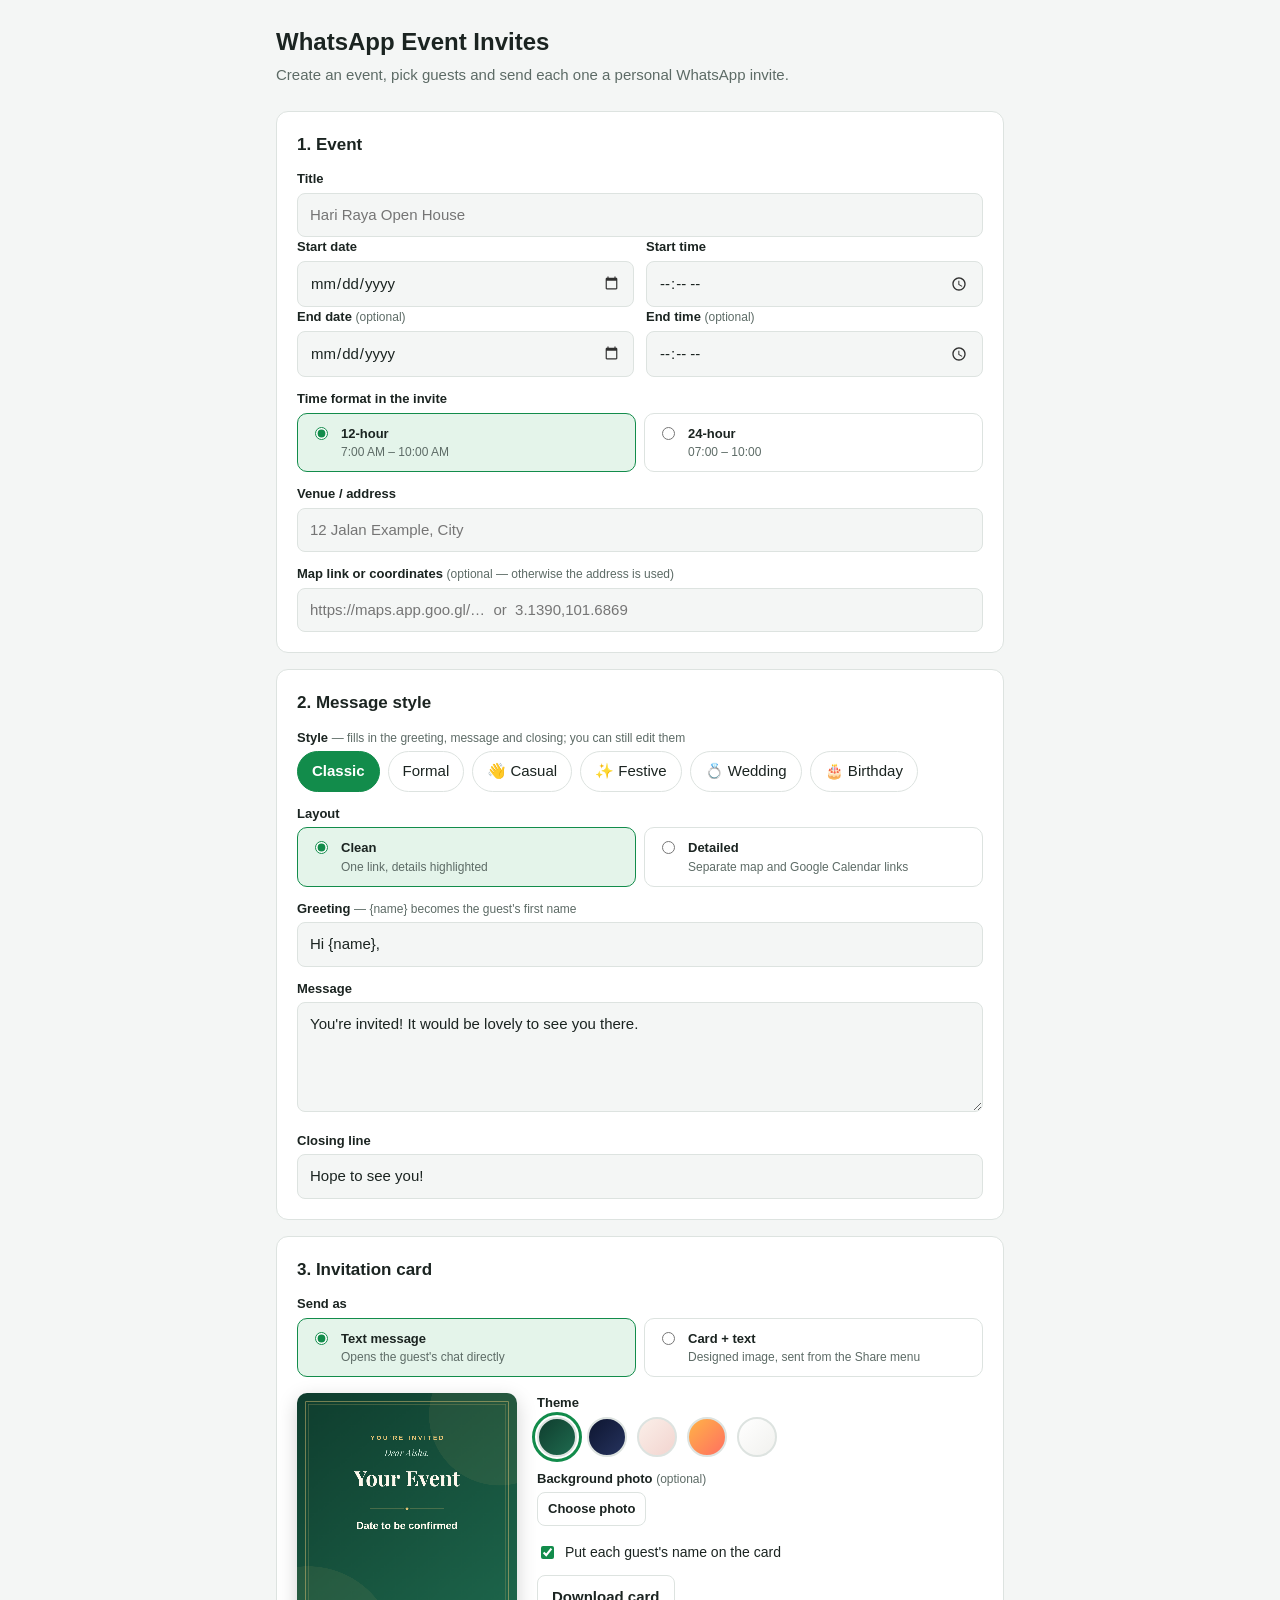
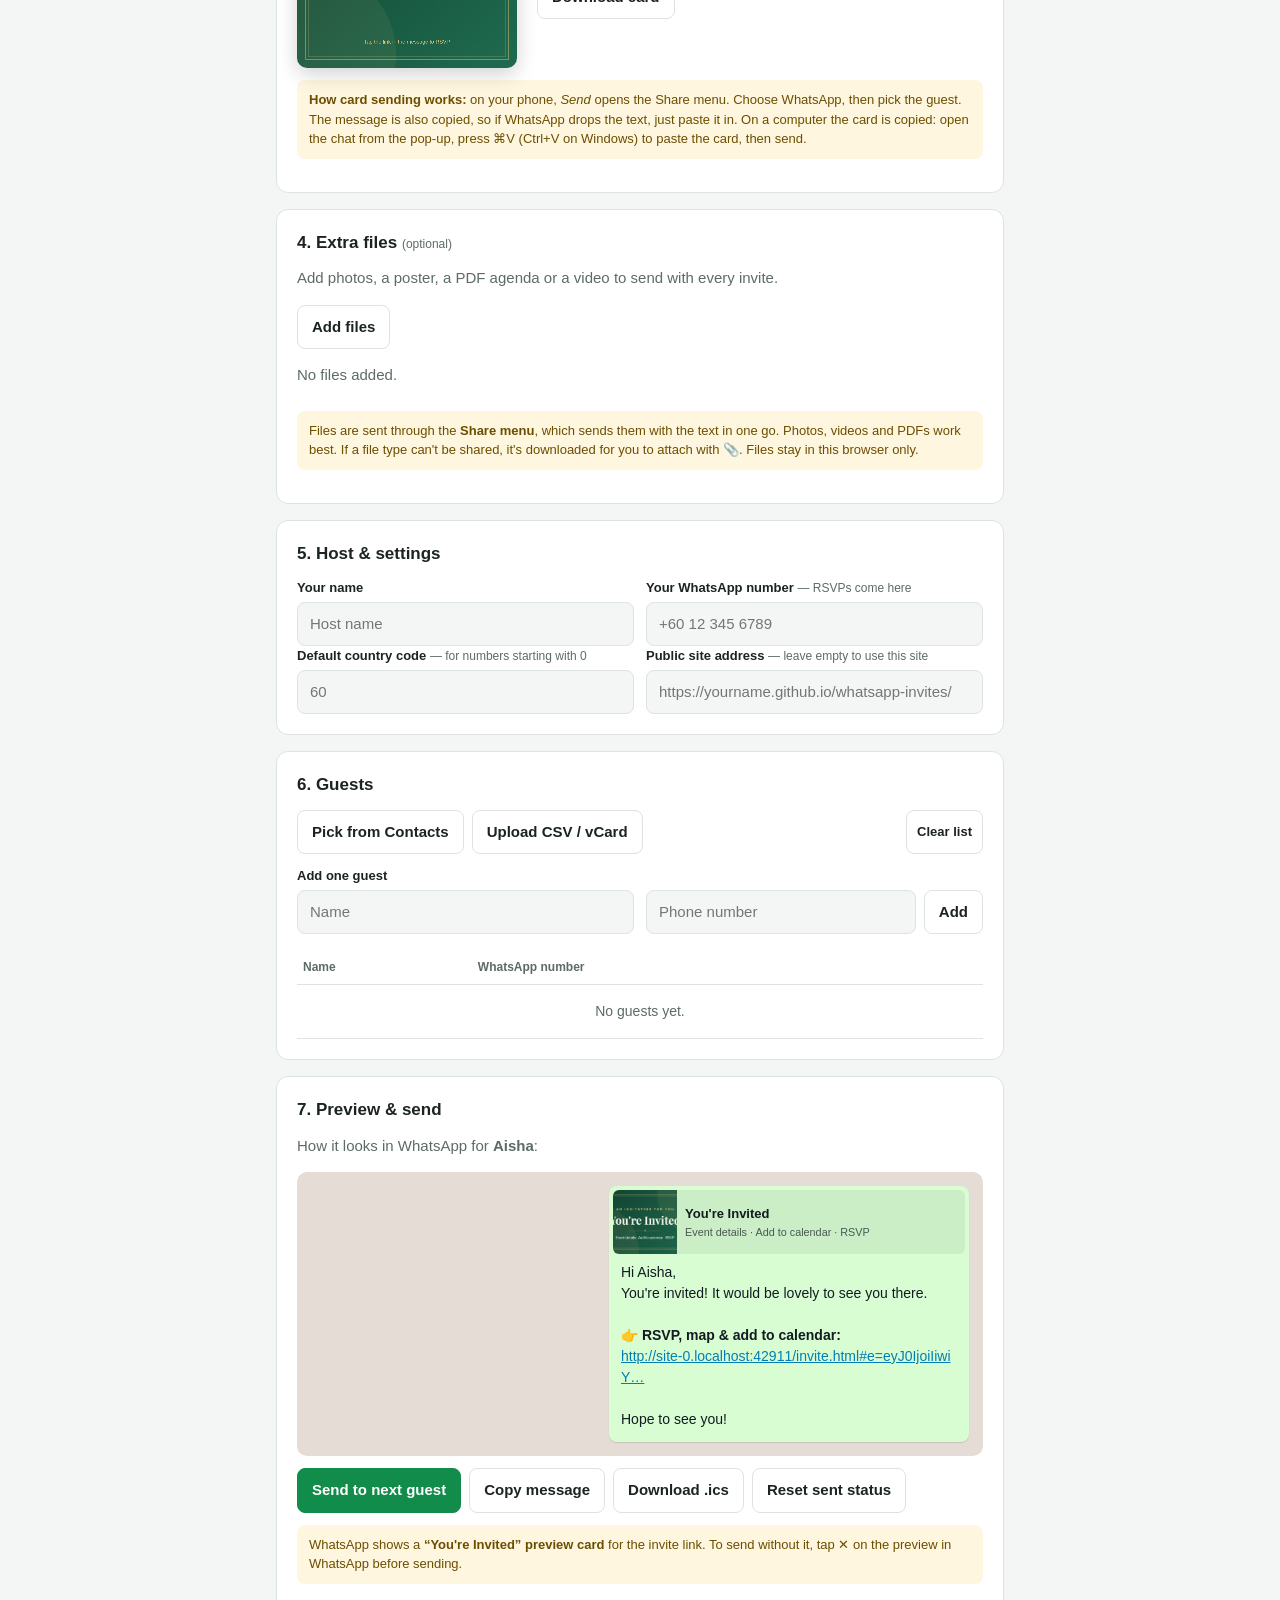
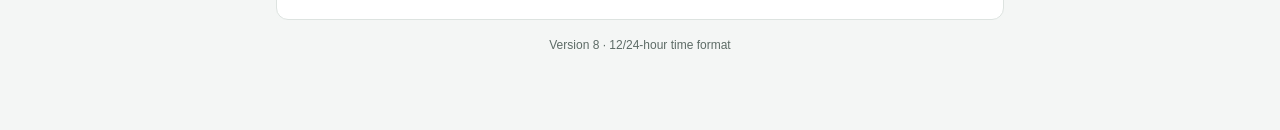
<file: index.html>
<!doctype html>
<html lang="en">
<head>
  <meta charset="utf-8" />
  <meta name="viewport" content="width=device-width, initial-scale=1" />
  <title>WhatsApp Event Invites</title>
  <meta name="description" content="Create an event and send personal WhatsApp invites with calendar, map and RSVP." />
  <meta property="og:type" content="website" />
  <meta property="og:title" content="WhatsApp Event Invites" />
  <meta property="og:description" content="Create an event and send personal WhatsApp invites with calendar, map and RSVP." />
  <meta property="og:image" content="https://reedzmohsin-lgtm.github.io/whatsapp-invites/og-image.jpg" />
  <link rel="preconnect" href="https://fonts.googleapis.com" />
  <link rel="preconnect" href="https://fonts.gstatic.com" crossorigin />
  <link rel="stylesheet" href="https://fonts.googleapis.com/css2?family=Playfair+Display:ital,wght@0,400;0,700;1,400&display=swap" />
  <link rel="stylesheet" href="styles.css?v=8" />
</head>
<body>
  <div class="wrap">
    <h1>WhatsApp Event Invites</h1>
    <p class="sub">Create an event, pick guests and send each one a personal WhatsApp invite.</p>

    <section class="card">
      <h2>1. Event</h2>
      <label for="title">Title</label>
      <input id="title" placeholder="Hari Raya Open House" />

      <div class="row">
        <div>
          <label for="startDate">Start date</label>
          <input id="startDate" type="date" class="picker" />
        </div>
        <div>
          <label for="startTime">Start time</label>
          <input id="startTime" type="time" class="picker" step="300" />
        </div>
      </div>
      <div class="row">
        <div>
          <label for="endDate">End date <span class="hint">(optional)</span></label>
          <input id="endDate" type="date" class="picker" />
        </div>
        <div>
          <label for="endTime">End time <span class="hint">(optional)</span></label>
          <input id="endTime" type="time" class="picker" step="300" />
        </div>
      </div>

      <label>Time format in the invite</label>
      <div class="seg" role="radiogroup" aria-label="Time format">
        <label class="opt"><input type="radio" name="timeFormat" value="12" checked />
          <span><strong>12-hour</strong><small>7:00 AM – 10:00 AM</small></span></label>
        <label class="opt"><input type="radio" name="timeFormat" value="24" />
          <span><strong>24-hour</strong><small>07:00 – 10:00</small></span></label>
      </div>

      <label for="location">Venue / address</label>
      <input id="location" placeholder="12 Jalan Example, City" />

      <label for="map">Map link or coordinates <span class="hint">(optional — otherwise the address is used)</span></label>
      <input id="map" placeholder="https://maps.app.goo.gl/…  or  3.1390,101.6869" />
    </section>

    <section class="card">
      <h2>2. Message style</h2>
      <label>Style <span class="hint">— fills in the greeting, message and closing; you can still edit them</span></label>
      <div class="chips" id="styleChips" role="radiogroup" aria-label="Message style"></div>

      <label>Layout</label>
      <div class="seg" role="radiogroup" aria-label="Message layout">
        <label class="opt"><input type="radio" name="layout" value="clean" checked />
          <span><strong>Clean</strong><small>One link, details highlighted</small></span></label>
        <label class="opt"><input type="radio" name="layout" value="detailed" />
          <span><strong>Detailed</strong><small>Separate map and Google Calendar links</small></span></label>
      </div>

      <label for="greeting">Greeting <span class="hint">— {name} becomes the guest's first name</span></label>
      <input id="greeting" />
      <label for="body">Message</label>
      <textarea id="body"></textarea>
      <label for="closing">Closing line</label>
      <input id="closing" />
    </section>

    <section class="card">
      <h2>3. Invitation card</h2>
      <label>Send as</label>
      <div class="seg" role="radiogroup" aria-label="Send as">
        <label class="opt"><input type="radio" name="sendMode" value="text" checked />
          <span><strong>Text message</strong><small>Opens the guest's chat directly</small></span></label>
        <label class="opt"><input type="radio" name="sendMode" value="card" />
          <span><strong>Card + text</strong><small>Designed image, sent from the Share menu</small></span></label>
      </div>

      <div class="card-editor">
        <div class="card-preview">
          <canvas id="cardCanvas" width="1080" height="1350" aria-label="Invitation card preview"></canvas>
        </div>
        <div>
          <label>Theme</label>
          <div class="swatches" id="themeSwatches" role="radiogroup" aria-label="Card theme"></div>

          <label>Background photo <span class="hint">(optional)</span></label>
          <div class="btns" style="margin-top:0">
            <button type="button" id="photoBtn" class="small">Choose photo</button>
            <button type="button" id="photoClear" class="small" hidden>Remove photo</button>
            <input id="photoFile" type="file" accept="image/*" hidden />
          </div>

          <label class="check"><input type="checkbox" id="personalize" checked /> Put each guest's name on the card</label>

          <div class="btns">
            <button type="button" id="dlCard">Download card</button>
          </div>
        </div>
      </div>
      <p class="note" id="cardNote">
        <strong>How card sending works:</strong> on your phone, <em>Send</em> opens the Share menu. Choose WhatsApp, then pick the guest.
        The message is also copied, so if WhatsApp drops the text, just paste it in.
        On a computer the card is copied: open the chat from the pop-up, press ⌘V (Ctrl+V on Windows) to paste the card, then send.
      </p>
    </section>

    <section class="card">
      <h2>4. Extra files <span class="hint">(optional)</span></h2>
      <p class="muted" style="margin-top:0">Add photos, a poster, a PDF agenda or a video to send with every invite.</p>
      <div class="btns" style="margin-top:0">
        <button type="button" id="attachBtn">Add files</button>
        <input id="attachFile" type="file" multiple hidden
          accept="image/*,video/*,audio/*,application/pdf,.pdf,.doc,.docx,.xls,.xlsx,.ppt,.pptx,.txt" />
      </div>
      <p id="attachEmpty" class="muted" style="margin-bottom:0">No files added.</p>
      <ul id="attachList" class="files"></ul>
      <p class="note">
        Files are sent through the <strong>Share menu</strong>, which sends them with the text in one go.
        Photos, videos and PDFs work best. If a file type can't be shared, it's downloaded for you to attach with 📎.
        Files stay in this browser only.
      </p>
    </section>

    <section class="card">
      <h2>5. Host &amp; settings</h2>
      <div class="row">
        <div>
          <label for="hostName">Your name</label>
          <input id="hostName" placeholder="Host name" />
        </div>
        <div>
          <label for="hostPhone">Your WhatsApp number <span class="hint">— RSVPs come here</span></label>
          <input id="hostPhone" placeholder="+60 12 345 6789" />
        </div>
      </div>
      <div class="row">
        <div>
          <label for="cc">Default country code <span class="hint">— for numbers starting with 0</span></label>
          <input id="cc" placeholder="60" inputmode="numeric" />
        </div>
        <div>
          <label for="baseUrl">Public site address <span class="hint">— leave empty to use this site</span></label>
          <input id="baseUrl" placeholder="https://yourname.github.io/whatsapp-invites/" />
        </div>
      </div>
      <div id="baseWarn" class="note" hidden>
        This app is running on your own computer, so guests can't open the invite page (calendar, map and RSVP buttons) yet.
        Use the online version, or enter its address above.
      </div>
    </section>

    <section class="card">
      <h2>6. Guests</h2>
      <div class="btns">
        <button id="pickContacts" type="button">Pick from Contacts</button>
        <button id="uploadBtn" type="button">Upload CSV / vCard</button>
        <input id="file" type="file" accept=".csv,.vcf,.vcard,.txt,text/csv,text/vcard" multiple hidden />
        <button id="clearGuests" type="button" class="small" style="margin-left:auto">Clear list</button>
      </div>
      <p id="pickerNote" class="note" hidden>
        Picking from Contacts only works in Chrome on Android. On iPhone or a computer, export your contacts as a
        vCard (.vcf) or CSV file and upload it. On a Mac: Contacts → select contacts → File → Export → Export vCard.
      </p>

      <div class="row" style="margin-top:12px">
        <div>
          <label for="addName">Add one guest</label>
          <input id="addName" placeholder="Name" />
        </div>
        <div>
          <label for="addPhone">&nbsp;</label>
          <div style="display:flex;gap:8px">
            <input id="addPhone" placeholder="Phone number" />
            <button id="addBtn" type="button">Add</button>
          </div>
        </div>
      </div>

      <div style="margin-top:16px;overflow-x:auto">
        <table>
          <thead><tr><th>Name</th><th>WhatsApp number</th><th></th></tr></thead>
          <tbody id="guestRows"></tbody>
        </table>
      </div>
    </section>

    <section class="card">
      <h2>7. Preview &amp; send</h2>
      <p class="muted" style="margin-top:0">How it looks in WhatsApp for <strong id="previewName">a guest</strong>:</p>
      <div class="wa">
        <div class="bubble">
          <img id="bubbleCard" alt="Invitation card" hidden />
          <div id="bubbleFiles" class="bfiles" hidden></div>
          <div id="linkCard" class="linkcard">
            <img src="og-image.jpg" alt="" />
            <div><strong>You're Invited</strong><small>Event details · Add to calendar · RSVP</small></div>
          </div>
          <div id="preview" class="preview"></div>
        </div>
      </div>
      <p id="bubbleNote" class="bubble-note" hidden>
        WhatsApp links can't attach files, so when you press Send you'll get a choice: send everything with the Share menu, or attach it in the chat yourself.
      </p>
      <div class="btns">
        <button id="sendNext" type="button" class="primary">Send to next guest</button>
        <button id="copyMsg" type="button">Copy message</button>
        <button id="dlIcs" type="button">Download .ics</button>
        <button id="resetSent" type="button">Reset sent status</button>
      </div>
      <p class="note">
        WhatsApp shows a <strong>“You're Invited” preview card</strong> for the invite link. To send without it, tap ✕ on the preview in WhatsApp before sending.
      </p>
      <p id="progress" class="muted"></p>
    </section>
    <p class="muted" style="text-align:center;font-size:12px">Version 8 · 12/24-hour time format</p>
  </div>

  <div id="toast" class="toast" role="status" aria-live="polite" hidden></div>

  <script src="shared.js?v=8"></script>
  <script src="templates.js?v=8"></script>
  <script src="card.js?v=8"></script>
  <script src="app.js?v=8"></script>
</body>
</html>
</file>
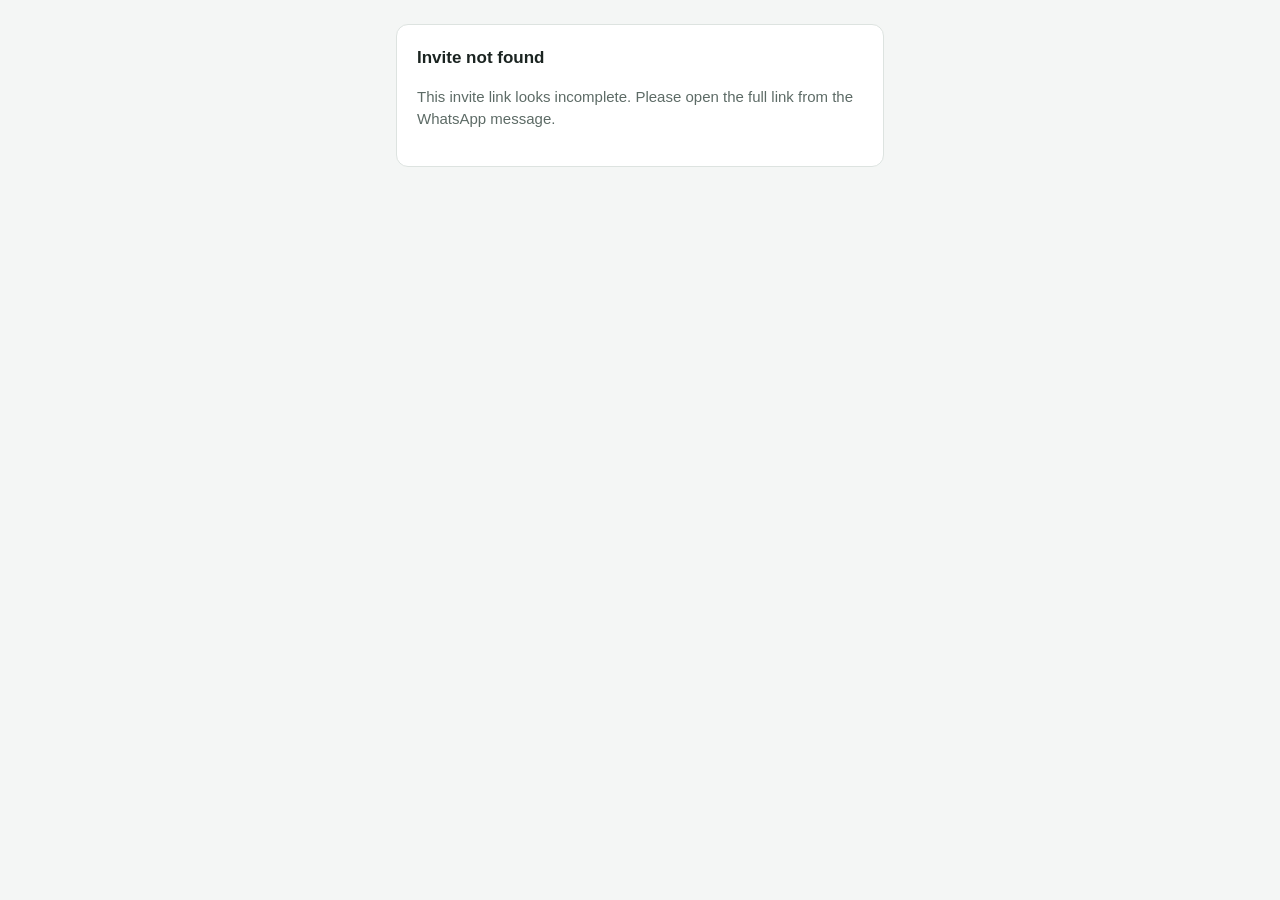
<file: invite.html>
<!doctype html>
<html lang="en">
<head>
  <meta charset="utf-8" />
  <meta name="viewport" content="width=device-width, initial-scale=1" />
  <title>You're Invited</title>
  <meta name="description" content="Event details · Add to calendar · RSVP" />
  <meta property="og:type" content="website" />
  <meta property="og:site_name" content="WhatsApp Event Invites" />
  <meta property="og:title" content="You're Invited 🎉" />
  <meta property="og:description" content="Tap to see the event details, add it to your calendar and RSVP." />
  <meta property="og:image" content="https://reedzmohsin-lgtm.github.io/whatsapp-invites/og-image.jpg" />
  <meta property="og:image:width" content="1200" />
  <meta property="og:image:height" content="630" />
  <meta name="twitter:card" content="summary_large_image" />
  <link rel="stylesheet" href="styles.css?v=8" />
</head>
<body>
  <div class="wrap invite">
    <div id="error" class="card" hidden>
      <h2>Invite not found</h2>
      <p class="muted">This invite link looks incomplete. Please open the full link from the WhatsApp message.</p>
    </div>

    <div id="content" hidden>
      <section class="card">
        <p class="muted" id="from" style="margin:0 0 4px"></p>
        <h1 id="title"></h1>
        <p class="body" id="body"></p>
      </section>

      <section class="card">
        <div class="facts">
          <div><span>🗓️</span><span id="when"></span></div>
          <div id="whereRow"><span>📍</span><span id="where"></span></div>
        </div>
        <div class="stack" style="margin-top:16px">
          <a id="mapBtn" class="btn" target="_blank" rel="noopener">Open in Maps</a>
        </div>
      </section>

      <section class="card">
        <h2>Add to your calendar</h2>
        <div class="stack">
          <button id="icsBtn" type="button">Apple / Outlook calendar (.ics)</button>
          <a id="gcalBtn" class="btn" target="_blank" rel="noopener">Google Calendar</a>
        </div>
      </section>

      <section class="card" id="rsvpCard">
        <h2>Will you come?</h2>
        <p class="muted" style="margin-top:0">Your answer is sent to <span id="hostLabel">the host</span> on WhatsApp.</p>
        <div class="stack">
          <a id="rsvpYes" class="btn primary" target="_blank" rel="noopener">✅ Yes, I'll be there</a>
          <a id="rsvpMaybe" class="btn" target="_blank" rel="noopener">🤔 Maybe</a>
          <a id="rsvpNo" class="btn" target="_blank" rel="noopener">❌ Sorry, can't make it</a>
        </div>
      </section>
    </div>
  </div>

  <script src="shared.js?v=8"></script>
  <script>
    (function () {
      const $ = (id) => document.getElementById(id);
      const params = new URLSearchParams(location.hash.slice(1));
      let ev;
      try {
        ev = decodeEvent(params.get("e") || "");
      } catch (_) {}
      if (!ev || !ev.t) {
        $("error").hidden = false;
        return;
      }
      const guest = params.get("g") || "";
      document.title = ev.t;
      $("content").hidden = false;
      $("title").textContent = ev.t;
      $("body").textContent = ev.b || "";
      $("from").textContent = ev.n ? `${ev.n} invites you to` : "You're invited to";
      $("when").textContent = ev.s ? formatWhen(ev.s, ev.e, ev.f) : "Date to be confirmed";

      const map = mapUrl(ev);
      if (ev.l) $("where").textContent = ev.l;
      else $("whereRow").hidden = true;
      if (map) $("mapBtn").href = map;
      else $("mapBtn").hidden = true;

      $("icsBtn").onclick = () => downloadIcs(ev);
      $("gcalBtn").href = googleCalendarUrl(ev);

      if (ev.h) {
        $("hostLabel").textContent = ev.n || "the host";
        $("rsvpYes").href = rsvpLink(ev, "Yes, I'll be there", guest);
        $("rsvpMaybe").href = rsvpLink(ev, "Maybe", guest);
        $("rsvpNo").href = rsvpLink(ev, "Sorry, can't make it", guest);
      } else {
        $("rsvpCard").hidden = true;
      }
    })();
  </script>
</body>
</html>
</file>
<file: styles.css>
:root {
  --bg: #f4f6f5;
  --card: #ffffff;
  --text: #1b2421;
  --muted: #5d6b66;
  --line: #dde3e0;
  --accent: #128c4b;
  --accent-ink: #ffffff;
  --accent-soft: #e4f4ea;
  --warn-bg: #fff6df;
  --warn-ink: #6b4e00;
  --danger: #b3261e;
  --radius: 12px;
}
@media (prefers-color-scheme: dark) {
  :root {
    --bg: #111614;
    --card: #1a211e;
    --text: #e7ecea;
    --muted: #9aa8a2;
    --line: #2c3632;
    --accent: #25b864;
    --accent-ink: #06140c;
    --accent-soft: #173326;
    --warn-bg: #3a3014;
    --warn-ink: #f2d98a;
    --danger: #ff8a80;
  }
}
* { box-sizing: border-box; }
body {
  margin: 0;
  background: var(--bg);
  color: var(--text);
  font: 15px/1.5 -apple-system, BlinkMacSystemFont, "Segoe UI", Roboto, sans-serif;
}
.wrap { max-width: 760px; margin: 0 auto; padding: 24px 16px 64px; }
h1 { font-size: 24px; margin: 0 0 4px; }
h2 { font-size: 17px; margin: 0 0 12px; }
.sub { color: var(--muted); margin: 0 0 24px; }
.card {
  background: var(--card);
  border: 1px solid var(--line);
  border-radius: var(--radius);
  padding: 20px;
  margin-bottom: 16px;
}
label { display: block; font-weight: 600; font-size: 13px; margin: 12px 0 4px; }
label:first-of-type { margin-top: 0; }
.hint { color: var(--muted); font-size: 12px; font-weight: 400; }
input, textarea, select {
  width: 100%;
  padding: 10px 12px;
  border: 1px solid var(--line);
  border-radius: 8px;
  background: var(--bg);
  color: var(--text);
  font: inherit;
}
textarea { min-height: 110px; resize: vertical; }
input.picker { cursor: pointer; min-height: 44px; }
input.picker::-webkit-calendar-picker-indicator { cursor: pointer; opacity: .8; }
@media (prefers-color-scheme: dark) { input.picker { color-scheme: dark; } }
.row { display: grid; grid-template-columns: 1fr 1fr; gap: 12px; }
@media (max-width: 560px) { .row { grid-template-columns: 1fr; } }
.btns { display: flex; flex-wrap: wrap; gap: 8px; margin-top: 12px; }
button, .btn {
  display: inline-flex; align-items: center; justify-content: center; gap: 6px;
  padding: 10px 14px;
  border-radius: 8px;
  border: 1px solid var(--line);
  background: var(--card);
  color: var(--text);
  font: inherit; font-weight: 600;
  cursor: pointer;
  text-decoration: none;
}
button.primary, .btn.primary { background: var(--accent); border-color: var(--accent); color: var(--accent-ink); }
button:disabled { opacity: .5; cursor: not-allowed; }
.small { padding: 6px 10px; font-size: 13px; }
.note { background: var(--warn-bg); color: var(--warn-ink); padding: 10px 12px; border-radius: 8px; font-size: 13px; margin-top: 12px; }
.preview {
  white-space: pre-wrap; word-break: break-word;
  background: var(--accent-soft);
  border-radius: 8px; padding: 12px 14px; font-size: 14px;
}
table { width: 100%; border-collapse: collapse; font-size: 14px; }
th, td { text-align: left; padding: 8px 6px; border-bottom: 1px solid var(--line); vertical-align: middle; }
th { color: var(--muted); font-weight: 600; font-size: 12px; }
td.actions { text-align: right; white-space: nowrap; }
.sent td { color: var(--muted); }
.badge { font-size: 12px; padding: 2px 8px; border-radius: 99px; background: var(--accent-soft); color: var(--accent); font-weight: 600; }
.bad { color: var(--danger); font-size: 12px; }
.muted { color: var(--muted); }
.empty { color: var(--muted); text-align: center; padding: 16px; }

/* Style chips */
.chips { display: flex; flex-wrap: wrap; gap: 8px; }
.chips button { border-radius: 99px; padding: 8px 14px; font-weight: 500; }
.chips button[aria-checked="true"] { background: var(--accent); border-color: var(--accent); color: var(--accent-ink); font-weight: 600; }

/* Segmented radio options */
.seg { display: grid; grid-template-columns: 1fr 1fr; gap: 8px; }
@media (max-width: 560px) { .seg { grid-template-columns: 1fr; } }
.seg .opt { margin: 0; display: flex; gap: 10px; align-items: flex-start; padding: 10px 12px; border: 1px solid var(--line); border-radius: 10px; cursor: pointer; font-weight: 400; }
.seg .opt:has(input:checked) { border-color: var(--accent); background: var(--accent-soft); }
.seg .opt input { width: auto; margin-top: 3px; accent-color: var(--accent); }
.seg .opt span { display: grid; }
.seg small { color: var(--muted); font-size: 12px; }
.check { display: flex; align-items: center; gap: 8px; font-weight: 500; font-size: 14px; margin-top: 16px; cursor: pointer; }
.check input { width: auto; accent-color: var(--accent); }

/* Card editor */
.card-editor { display: grid; grid-template-columns: 220px 1fr; gap: 20px; margin-top: 16px; }
@media (max-width: 560px) { .card-editor { grid-template-columns: 1fr; } .card-preview { max-width: 260px; margin: 0 auto; } }
.card-preview canvas { width: 100%; height: auto; border-radius: 10px; box-shadow: 0 6px 20px rgba(0,0,0,.18); display: block; }
.swatches { display: flex; flex-wrap: wrap; gap: 10px; }
.swatches button { width: 40px; height: 40px; padding: 0; border-radius: 50%; border: 2px solid var(--line); }
.swatches button[aria-checked="true"] { outline: 3px solid var(--accent); outline-offset: 2px; }
.swatches button:disabled { opacity: .35; }

/* WhatsApp-style preview */
.wa { background: #e5ddd5; border-radius: 10px; padding: 14px; }
@media (prefers-color-scheme: dark) { .wa { background: #0b141a; } }
.bubble { background: #d9fdd3; color: #111b21; border-radius: 8px; padding: 4px; max-width: 360px; margin-left: auto; box-shadow: 0 1px 1px rgba(0,0,0,.12); }
@media (prefers-color-scheme: dark) { .bubble { background: #005c4b; color: #e9edef; } }
.bubble > img { width: 100%; border-radius: 6px; display: block; }
.bubble .preview { background: transparent; padding: 6px 8px 8px; font-size: 14px; }
.linkcard { display: grid; grid-template-columns: 64px 1fr; gap: 8px; align-items: center; background: rgba(0,0,0,.06); border-radius: 6px; overflow: hidden; margin-bottom: 2px; }
.linkcard img { width: 64px; height: 64px; object-fit: cover; display: block; }
.linkcard div { display: grid; font-size: 13px; padding-right: 8px; }
.linkcard small { opacity: .7; }
.bubble a { color: #027eb5; word-break: break-all; }
@media (prefers-color-scheme: dark) { .bubble a { color: #53bdeb; } }
.waq { display: block; border-left: 3px solid rgba(0,0,0,.25); padding: 2px 0 2px 8px; margin: 2px 0 6px; }
@media (prefers-color-scheme: dark) { .waq { border-left-color: rgba(255,255,255,.35); } }
[hidden] { display: none !important; }
.toast {
  position: fixed; left: 50%; bottom: 20px; transform: translateX(-50%);
  width: min(520px, calc(100% - 32px));
  background: var(--text); color: var(--bg);
  padding: 14px 16px; border-radius: 12px; font-size: 14px;
  box-shadow: 0 10px 30px rgba(0,0,0,.3); z-index: 10;
}
.toast small { opacity: .8; }
.toast .btns { margin-top: 10px; }
.toast .steps { margin: 8px 0 0; padding-left: 20px; }
.toast .steps li { margin-bottom: 4px; }
.toast button:not(.primary) { background: transparent; color: var(--bg); border-color: color-mix(in srgb, var(--bg) 40%, transparent); }
.toast .tstep { margin: 8px 0 0; }
.toast ul.steps { margin: 6px 0; }

/* Extra files */
.files { list-style: none; padding: 0; margin: 12px 0 0; display: grid; gap: 8px; }
.files li { display: grid; grid-template-columns: 48px 1fr auto; gap: 12px; align-items: center; padding: 8px; border: 1px solid var(--line); border-radius: 10px; }
.files img, .files .ficon { width: 48px; height: 48px; border-radius: 6px; object-fit: cover; display: grid; place-items: center; font-size: 24px; background: var(--bg); }
.fname { display: grid; min-width: 0; overflow-wrap: anywhere; font-size: 14px; }
.fname small { color: var(--muted); font-size: 12px; }
.bfiles { display: grid; gap: 4px; margin-bottom: 4px; }
.bfile img { width: 100%; border-radius: 6px; display: block; }
.bfile:not(:has(img)) { display: grid; grid-template-columns: 32px 1fr; gap: 8px; align-items: center; padding: 8px; border-radius: 6px; background: rgba(0,0,0,.06); font-size: 20px; }
.bfile .fname small { color: inherit; opacity: .7; }
.bubble-note { font-size: 12px; color: var(--muted); margin: 8px 0 0; text-align: right; }

/* Guest page */
.invite { max-width: 520px; }
.invite h1 { font-size: 28px; }
.invite .body { white-space: pre-wrap; margin: 12px 0 0; }
.facts { display: grid; gap: 10px; margin: 0; }
.facts div { display: grid; grid-template-columns: 28px 1fr; }
.stack { display: grid; gap: 8px; }
.stack .btn, .stack button { width: 100%; }
</file>
